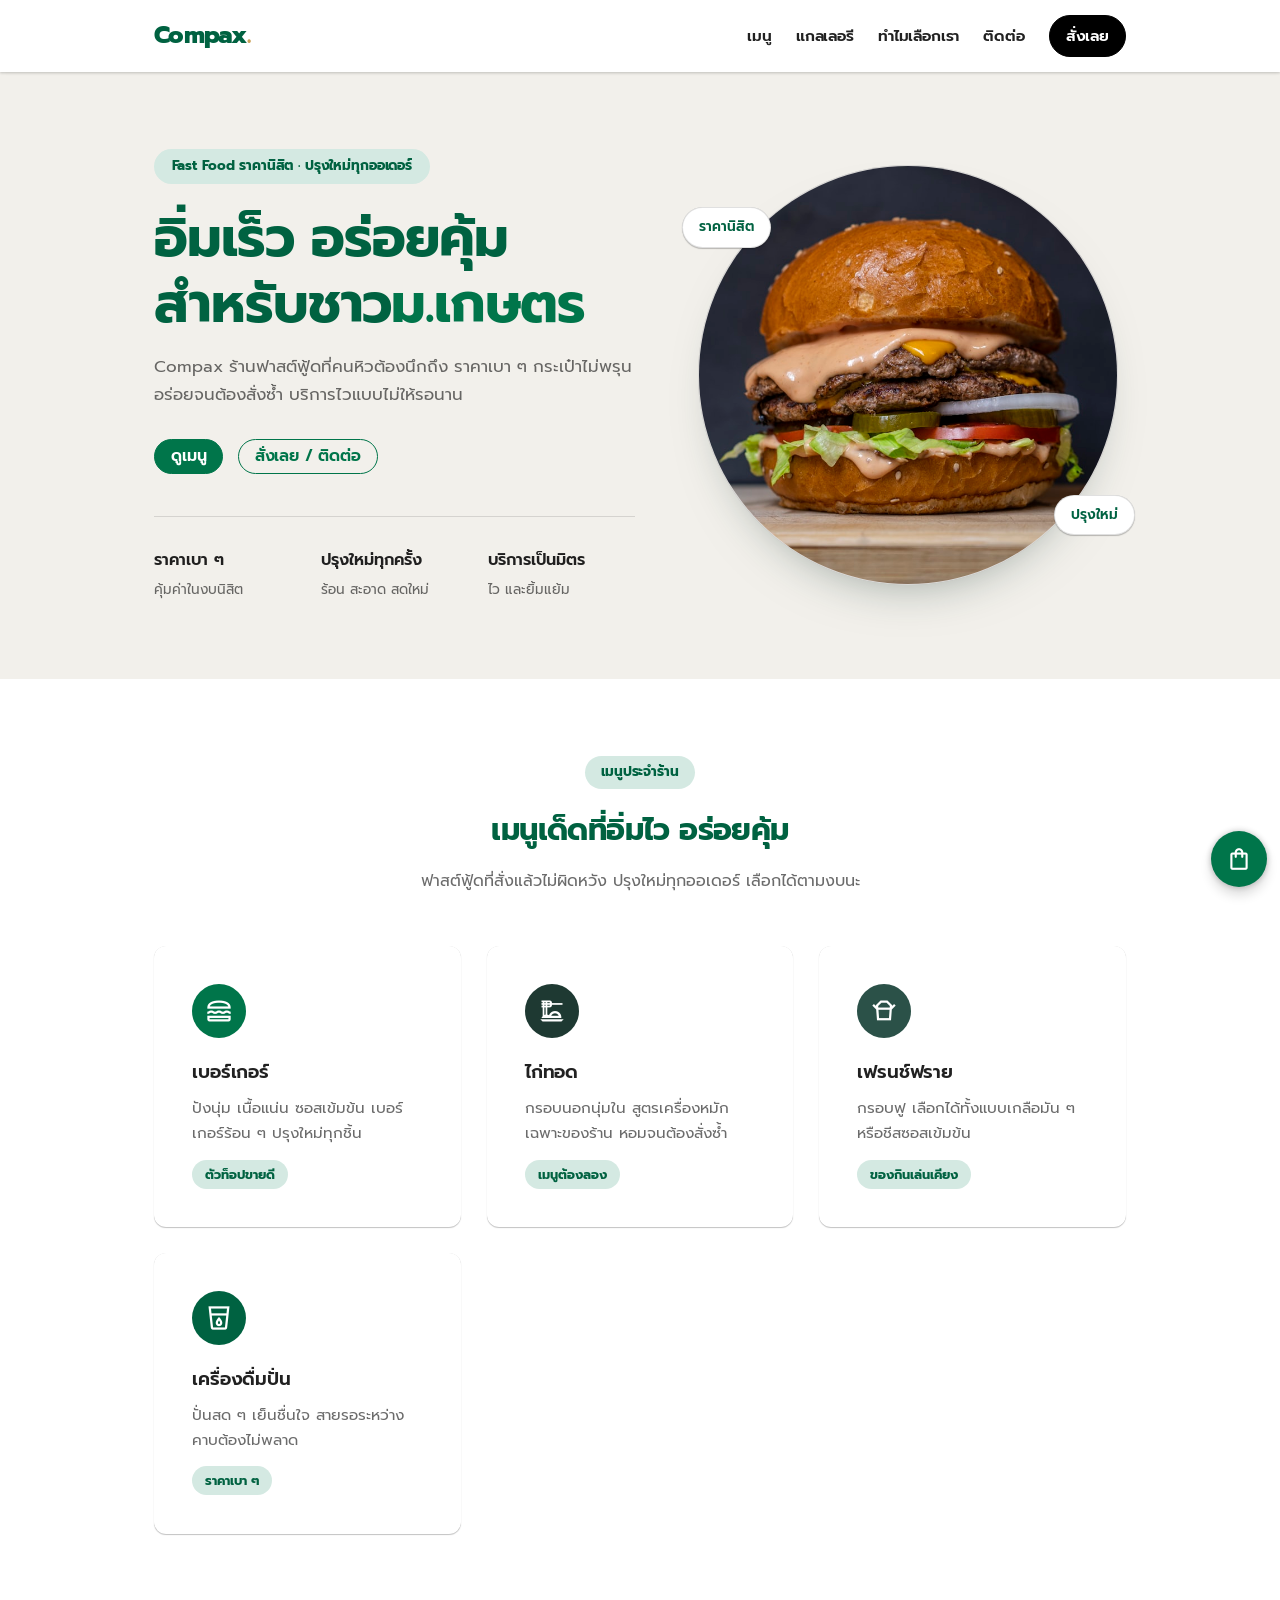
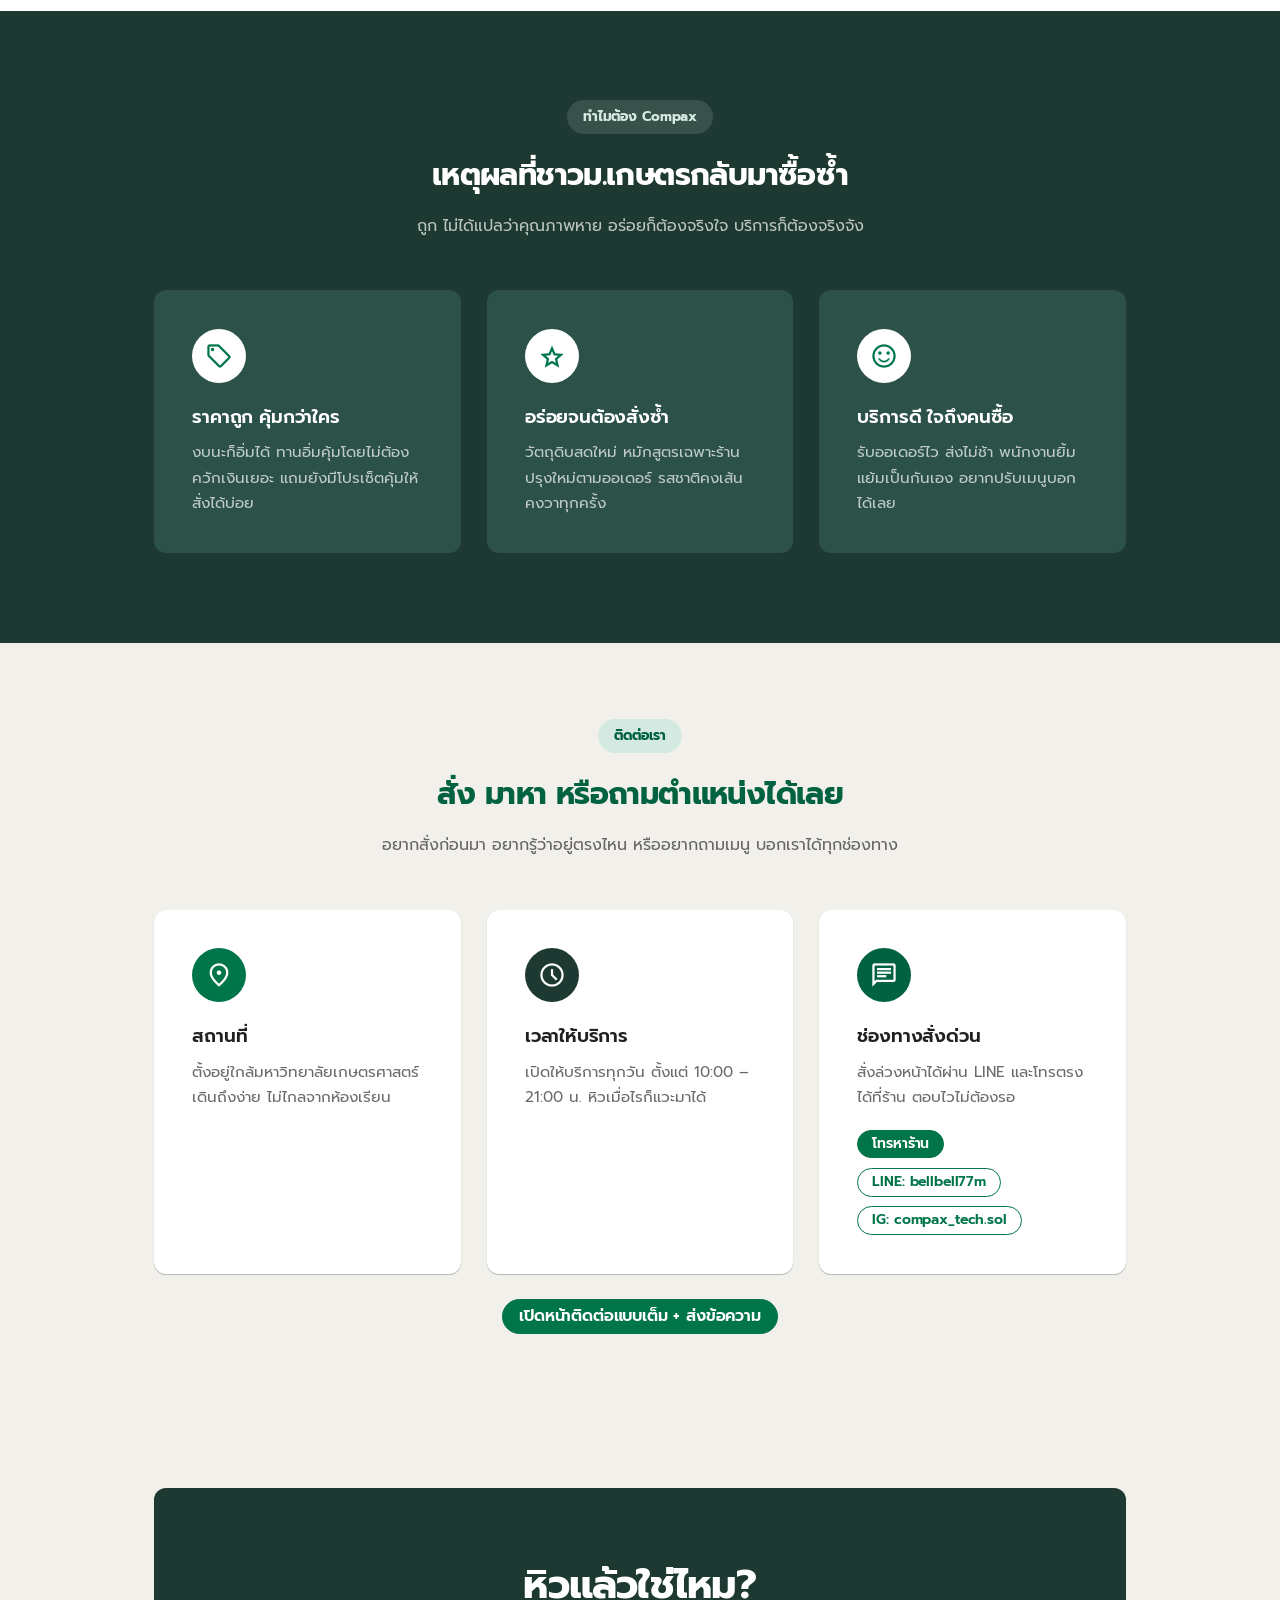
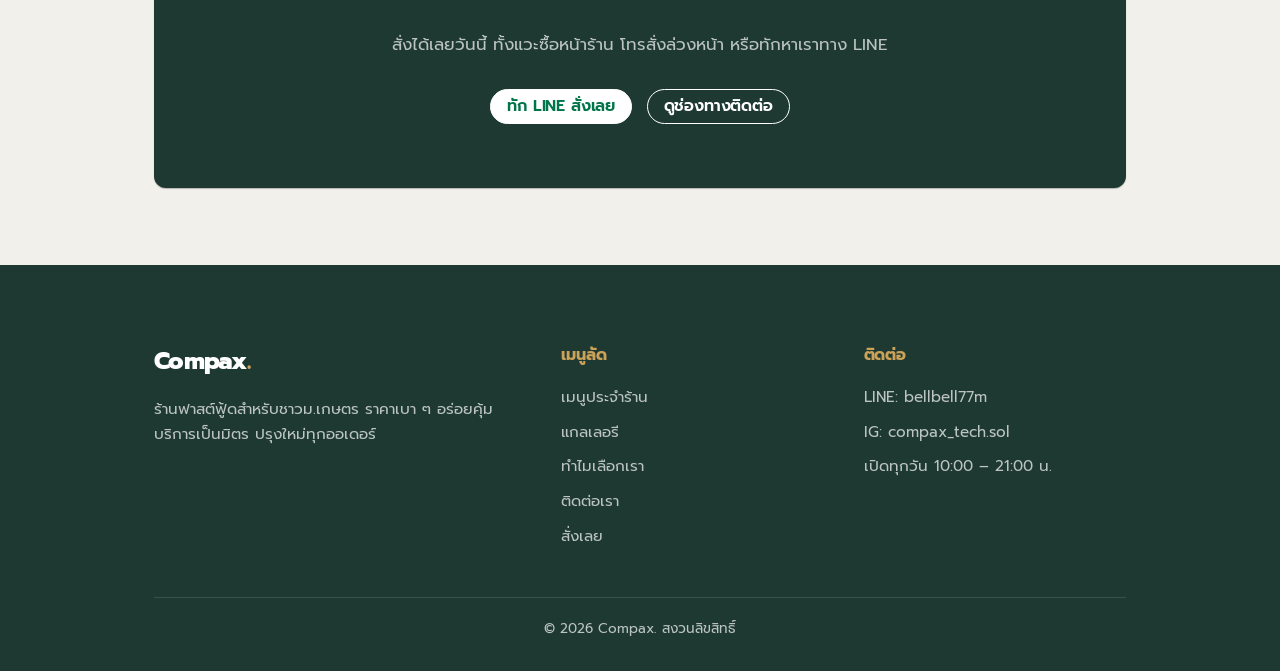
<file: index.html>
<!DOCTYPE html>
<html lang="th">
<head>
  <meta charset="UTF-8" />
  <meta name="viewport" content="width=device-width, initial-scale=1.0" />
  <title>Compax — Fast Food ราคานิสิต สำหรับชาวม.เกษตร</title>
  <meta name="description" content="Compax ร้านอาหารฟาสต์ฟู้ด ราคาถูก อร่อย บริการดี ปรุงใหม่ทุกออเดอร์ สำหรับนิสิตมหาวิทยาลัยเกษตรศาสตร์" />
  <link rel="preconnect" href="https://fonts.googleapis.com" />
  <link rel="preconnect" href="https://fonts.gstatic.com" crossorigin />
  <link href="https://fonts.googleapis.com/css2?family=Prompt:wght@400;500;600;700;800&display=swap" rel="stylesheet" />
  <link href="https://fonts.googleapis.com/css2?family=Material+Symbols+Outlined:opsz,wght,FILL,GRAD@20..48,100..700,0..1,-50..200" rel="stylesheet" />
  <link rel="stylesheet" href="styles.css" />
</head>
<body>

  <header class="site-header">
    <div class="container header-inner">
      <a href="#hero" class="logo">Compax<span>.</span></a>
      <nav class="nav" id="nav" aria-label="เมนูหลัก">
        <a href="#services">เมนู</a>
        <a href="portfolio.html">แกลเลอรี</a>
        <a href="#why">ทำไมเลือกเรา</a>
        <a href="contact.html">ติดต่อ</a>
        <a href="#cta" class="nav-cta">สั่งเลย</a>
      </nav>
      <button class="nav-toggle" id="navToggle" aria-label="เปิดหรือปิดเมนู" aria-expanded="false" aria-controls="nav">
        <span></span><span></span><span></span>
      </button>
    </div>
  </header>

  <main>

    <section class="hero" id="hero">
      <div class="container hero-inner">
        <div>
          <p class="hero-badge">Fast Food ราคานิสิต &middot; ปรุงใหม่ทุกออเดอร์</p>
          <h1>อิ่มเร็ว อร่อยคุ้ม สำหรับชาว<span class="highlight">ม.เกษตร</span></h1>
          <p class="hero-sub">Compax ร้านฟาสต์ฟู้ดที่คนหิวต้องนึกถึง ราคาเบา ๆ กระเป๋าไม่พรุน อร่อยจนต้องสั่งซ้ำ บริการไวแบบไม่ให้รอนาน</p>
          <div class="hero-actions">
            <a href="#services" class="btn btn-primary">ดูเมนู</a>
            <a href="#contact" class="btn btn-ghost">สั่งเลย / ติดต่อ</a>
          </div>
          <ul class="hero-stats">
            <li><strong>ราคาเบา ๆ</strong><span>คุ้มค่าในงบนิสิต</span></li>
            <li><strong>ปรุงใหม่ทุกครั้ง</strong><span>ร้อน สะอาด สดใหม่</span></li>
            <li><strong>บริการเป็นมิตร</strong><span>ไว และยิ้มแย้ม</span></li>
          </ul>
        </div>

        <div class="hero-visual">
          <div class="plate">
            <img src="assets/hero-burger.jpg" alt="เบอร์เกอร์" />
          </div>
          <span class="chip chip-a">ราคานิสิต</span>
          <span class="chip chip-b">ปรุงใหม่</span>
        </div>
      </div>
    </section>

    <section class="section" id="services">
      <div class="container">
        <div class="section-head">
          <span class="eyebrow">เมนูประจำร้าน</span>
          <h2>เมนูเด็ดที่อิ่มไว อร่อยคุ้ม</h2>
          <p>ฟาสต์ฟู้ดที่สั่งแล้วไม่ผิดหวัง ปรุงใหม่ทุกออเดอร์ เลือกได้ตามงบนะ</p>
        </div>
        <div class="grid-cards">
          <article class="card">
            <div class="card-icon icon-green">
              <span class="material-symbols-outlined" aria-hidden="true">lunch_dining</span>
            </div>
            <h3>เบอร์เกอร์</h3>
            <p>ปังนุ่ม เนื้อแน่น ซอสเข้มข้น เบอร์เกอร์ร้อน ๆ ปรุงใหม่ทุกชิ้น</p>
            <span class="card-tag">ตัวท็อปขายดี</span>
          </article>
          <article class="card">
            <div class="card-icon icon-amber">
              <span class="material-symbols-outlined" aria-hidden="true">dinner_dining</span>
            </div>
            <h3>ไก่ทอด</h3>
            <p>กรอบนอกนุ่มใน สูตรเครื่องหมักเฉพาะของร้าน หอมจนต้องสั่งซ้ำ</p>
            <span class="card-tag">เมนูต้องลอง</span>
          </article>
          <article class="card">
            <div class="card-icon icon-red">
              <span class="material-symbols-outlined" aria-hidden="true">takeout_dining</span>
            </div>
            <h3>เฟรนช์ฟราย</h3>
            <p>กรอบฟู เลือกได้ทั้งแบบเกลือมัน ๆ หรือชีสซอสเข้มข้น</p>
            <span class="card-tag">ของกินเล่นเคียง</span>
          </article>
          <article class="card">
            <div class="card-icon icon-blue">
              <span class="material-symbols-outlined" aria-hidden="true">local_drink</span>
            </div>
            <h3>เครื่องดื่มปั่น</h3>
            <p>ปั่นสด ๆ เย็นชื่นใจ สายรอระหว่างคาบต้องไม่พลาด</p>
            <span class="card-tag">ราคาเบา ๆ</span>
          </article>
        </div>
      </div>
    </section>

    <section class="section section-why" id="why">
      <div class="container">
        <div class="section-head">
          <span class="eyebrow eyebrow-inverse">ทำไมต้อง Compax</span>
          <h2>เหตุผลที่ชาวม.เกษตรกลับมาซื้อซ้ำ</h2>
          <p>ถูก ไม่ได้แปลว่าคุณภาพหาย อร่อยก็ต้องจริงใจ บริการก็ต้องจริงจัง</p>
        </div>
        <div class="grid-cards">
          <article class="card card-dark">
            <div class="card-icon icon-green">
              <span class="material-symbols-outlined" aria-hidden="true">sell</span>
            </div>
            <h3>ราคาถูก คุ้มกว่าใคร</h3>
            <p>งบนะก็อิ่มได้ ทานอิ่มคุ้มโดยไม่ต้องควักเงินเยอะ แถมยังมีโปรเซ็ตคุ้มให้สั่งได้บ่อย</p>
          </article>
          <article class="card card-dark">
            <div class="card-icon icon-amber">
              <span class="material-symbols-outlined" aria-hidden="true">star</span>
            </div>
            <h3>อร่อยจนต้องสั่งซ้ำ</h3>
            <p>วัตถุดิบสดใหม่ หมักสูตรเฉพาะร้าน ปรุงใหม่ตามออเดอร์ รสชาติคงเส้นคงวาทุกครั้ง</p>
          </article>
          <article class="card card-dark">
            <div class="card-icon icon-teal">
              <span class="material-symbols-outlined" aria-hidden="true">sentiment_satisfied</span>
            </div>
            <h3>บริการดี ใจถึงคนซื้อ</h3>
            <p>รับออเดอร์ไว ส่งไม่ช้า พนักงานยิ้มแย้มเป็นกันเอง อยากปรับเมนูบอกได้เลย</p>
          </article>
        </div>
      </div>
    </section>

    <section class="section section-cream" id="contact">
      <div class="container">
        <div class="section-head">
          <span class="eyebrow">ติดต่อเรา</span>
          <h2>สั่ง มาหา หรือถามตำแหน่งได้เลย</h2>
          <p>อยากสั่งก่อนมา อยากรู้ว่าอยู่ตรงไหน หรืออยากถามเมนู บอกเราได้ทุกช่องทาง</p>
        </div>
        <div class="grid-cards">
          <article class="card">
            <div class="card-icon icon-green">
              <span class="material-symbols-outlined" aria-hidden="true">location_on</span>
            </div>
            <h3>สถานที่</h3>
            <p>ตั้งอยู่ใกล้มหาวิทยาลัยเกษตรศาสตร์ เดินถึงง่าย ไม่ไกลจากห้องเรียน</p>
          </article>
          <article class="card">
            <div class="card-icon icon-amber">
              <span class="material-symbols-outlined" aria-hidden="true">schedule</span>
            </div>
            <h3>เวลาให้บริการ</h3>
            <p>เปิดให้บริการทุกวัน ตั้งแต่ 10:00 – 21:00 น. หิวเมื่อไรก็แวะมาได้</p>
          </article>
          <article class="card">
            <div class="card-icon icon-blue">
              <span class="material-symbols-outlined" aria-hidden="true">chat</span>
            </div>
            <h3>ช่องทางสั่งด่วน</h3>
            <p>สั่งล่วงหน้าได้ผ่าน LINE และโทรตรงได้ที่ร้าน ตอบไวไม่ต้องรอ</p>
            <div class="contact-links">
              <a href="tel:0000000000" class="btn btn-small btn-primary">โทรหาร้าน</a>
              <a href="https://line.me/ti/p/bellbell77m" class="btn btn-small btn-ghost">LINE: bellbell77m</a>
              <a href="https://instagram.com/compax_tech.sol" class="btn btn-small btn-ghost">IG: compax_tech.sol</a>
            </div>
          </article>
        </div>
        <div class="map-actions">
          <a href="contact.html" class="btn btn-primary">เปิดหน้าติดต่อแบบเต็ม + ส่งข้อความ</a>
        </div>
      </div>
    </section>

    <section class="section section-cream" id="cta">
      <div class="container">
        <div class="cta-banner">
          <h2>หิวแล้วใช่ไหม?</h2>
          <p>สั่งได้เลยวันนี้ ทั้งแวะซื้อหน้าร้าน โทรสั่งล่วงหน้า หรือทักหาเราทาง LINE</p>
          <div class="cta-actions">
            <a href="https://line.me/ti/p/bellbell77m" class="btn btn-accent">ทัก LINE สั่งเลย</a>
            <a href="contact.html" class="btn btn-light">ดูช่องทางติดต่อ</a>
          </div>
        </div>
      </div>
    </section>

  </main>

  <footer class="site-footer">
    <div class="container">
      <div class="footer-grid">
        <div class="footer-brand">
          <a href="#hero" class="logo logo-footer">Compax<span>.</span></a>
          <p>ร้านฟาสต์ฟู้ดสำหรับชาวม.เกษตร ราคาเบา ๆ อร่อยคุ้ม บริการเป็นมิตร ปรุงใหม่ทุกออเดอร์</p>
        </div>
        <div class="footer-col">
          <h4>เมนูลัด</h4>
          <ul>
            <li><a href="#services">เมนูประจำร้าน</a></li>
            <li><a href="portfolio.html">แกลเลอรี</a></li>
            <li><a href="#why">ทำไมเลือกเรา</a></li>
            <li><a href="contact.html">ติดต่อเรา</a></li>
            <li><a href="#cta">สั่งเลย</a></li>
          </ul>
        </div>
        <div class="footer-col">
          <h4>ติดต่อ</h4>
          <ul>
            <li>LINE: bellbell77m</li>
            <li>IG: compax_tech.sol</li>
            <li>เปิดทุกวัน 10:00 – 21:00 น.</li>
          </ul>
        </div>
      </div>
      <div class="footer-bottom">
        <p>&copy; 2026 Compax. สงวนลิขสิทธิ์</p>
      </div>
    </div>
  </footer>

  <a class="frap" href="https://line.me/ti/p/bellbell77m" aria-label="สั่งผ่าน LINE">
    <span class="material-symbols-outlined" aria-hidden="true">shopping_bag</span>
  </a>

  <script src="main.js"></script>
</body>
</html>
</file>
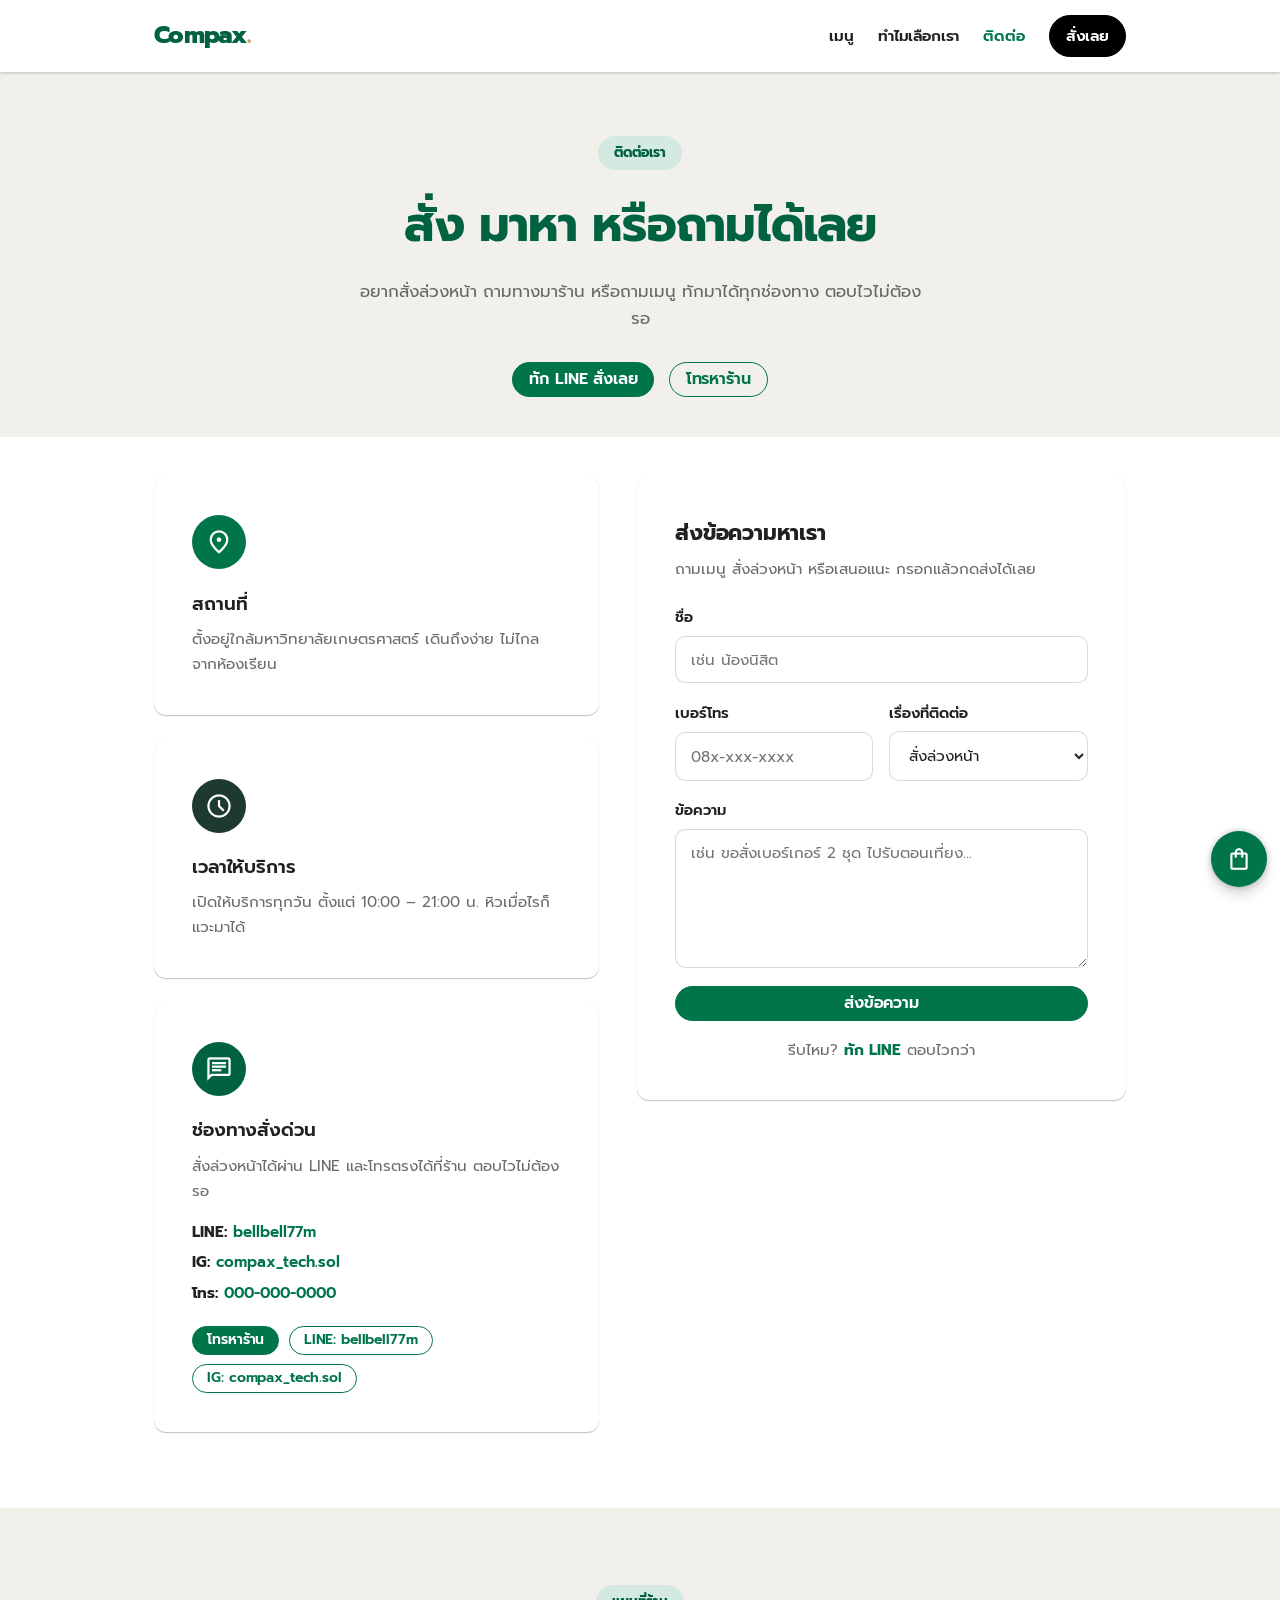
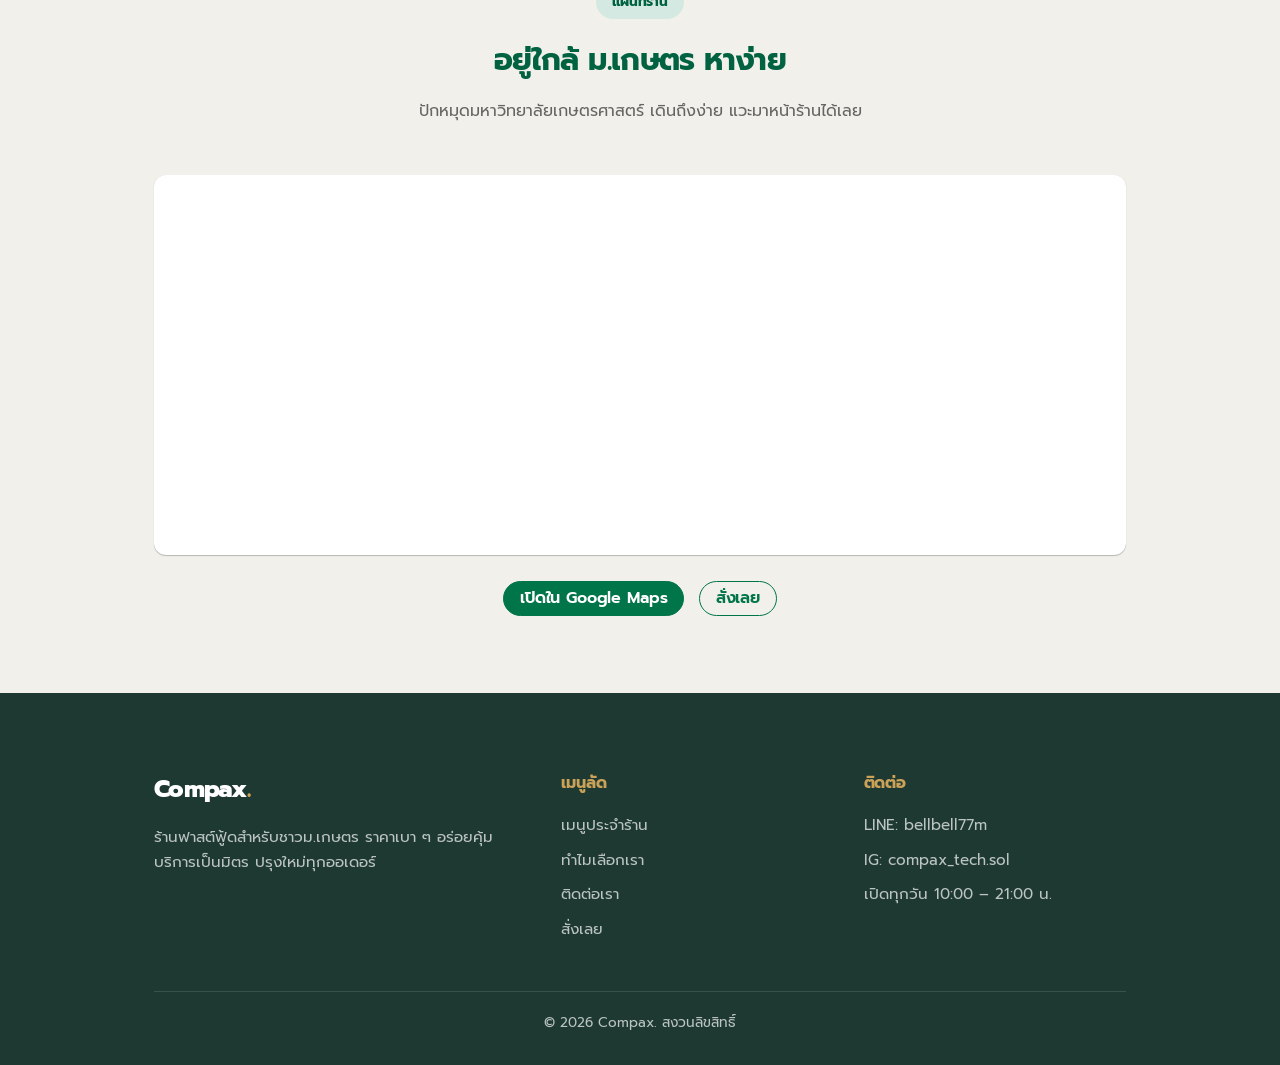
<file: contact.html>
<!DOCTYPE html>
<html lang="th">
<head>
  <meta charset="UTF-8" />
  <meta name="viewport" content="width=device-width, initial-scale=1.0" />
  <title>ติดต่อเรา — Compax Fast Food ม.เกษตร</title>
  <meta name="description" content="ติดต่อ Compax ร้านฟาสต์ฟู้ดราคานิสิต ใกล้ม.เกษตร เปิดทุกวัน 10:00-21:00 สั่งผ่าน LINE โทร หรือทัก IG" />
  <link rel="preconnect" href="https://fonts.googleapis.com" />
  <link rel="preconnect" href="https://fonts.gstatic.com" crossorigin />
  <link href="https://fonts.googleapis.com/css2?family=Prompt:wght@400;500;600;700;800&display=swap" rel="stylesheet" />
  <link href="https://fonts.googleapis.com/css2?family=Material+Symbols+Outlined:opsz,wght,FILL,GRAD@20..48,100..700,0..1,-50..200" rel="stylesheet" />
  <link rel="stylesheet" href="styles.css" />
</head>
<body>

  <header class="site-header">
    <div class="container header-inner">
      <a href="index.html#hero" class="logo">Compax<span>.</span></a>
      <nav class="nav" id="nav" aria-label="เมนูหลัก">
        <a href="index.html#services">เมนู</a>
        <a href="index.html#why">ทำไมเลือกเรา</a>
        <a href="contact.html" class="active" aria-current="page">ติดต่อ</a>
        <a href="index.html#cta" class="nav-cta">สั่งเลย</a>
      </nav>
      <button class="nav-toggle" id="navToggle" aria-label="เปิดหรือปิดเมนู" aria-expanded="false" aria-controls="nav">
        <span></span><span></span><span></span>
      </button>
    </div>
  </header>

  <main>
    <section class="page-hero">
      <div class="container">
        <span class="eyebrow">ติดต่อเรา</span>
        <h1>สั่ง มาหา หรือถามได้เลย</h1>
        <p>อยากสั่งล่วงหน้า ถามทางมาร้าน หรือถามเมนู ทักมาได้ทุกช่องทาง ตอบไวไม่ต้องรอ</p>
        <div class="page-hero-actions">
          <a href="https://line.me/ti/p/bellbell77m" class="btn btn-primary">ทัก LINE สั่งเลย</a>
          <a href="tel:0000000000" class="btn btn-ghost">โทรหาร้าน</a>
        </div>
      </div>
    </section>

    <section class="section section-contact">
      <div class="container contact-grid">
        <div class="contact-info">
          <article class="card">
            <div class="card-icon icon-green">
              <span class="material-symbols-outlined" aria-hidden="true">location_on</span>
            </div>
            <h3>สถานที่</h3>
            <p>ตั้งอยู่ใกล้มหาวิทยาลัยเกษตรศาสตร์ เดินถึงง่าย ไม่ไกลจากห้องเรียน</p>
          </article>
          <article class="card">
            <div class="card-icon icon-amber">
              <span class="material-symbols-outlined" aria-hidden="true">schedule</span>
            </div>
            <h3>เวลาให้บริการ</h3>
            <p>เปิดให้บริการทุกวัน ตั้งแต่ 10:00 – 21:00 น. หิวเมื่อไรก็แวะมาได้</p>
          </article>
          <article class="card">
            <div class="card-icon icon-blue">
              <span class="material-symbols-outlined" aria-hidden="true">chat</span>
            </div>
            <h3>ช่องทางสั่งด่วน</h3>
            <p>สั่งล่วงหน้าได้ผ่าน LINE และโทรตรงได้ที่ร้าน ตอบไวไม่ต้องรอ</p>
            <ul class="contact-list">
              <li><strong>LINE:</strong> <a href="https://line.me/ti/p/bellbell77m">bellbell77m</a></li>
              <li><strong>IG:</strong> <a href="https://instagram.com/compax_tech.sol">compax_tech.sol</a></li>
              <li><strong>โทร:</strong> <a href="tel:0000000000">000-000-0000</a></li>
            </ul>
            <div class="contact-links">
              <a href="tel:0000000000" class="btn btn-small btn-primary">โทรหาร้าน</a>
              <a href="https://line.me/ti/p/bellbell77m" class="btn btn-small btn-ghost">LINE: bellbell77m</a>
              <a href="https://instagram.com/compax_tech.sol" class="btn btn-small btn-ghost">IG: compax_tech.sol</a>
            </div>
          </article>
        </div>

        <div>
          <form class="card contact-form" id="contactForm" novalidate>
            <h2>ส่งข้อความหาเรา</h2>
            <p class="form-sub">ถามเมนู สั่งล่วงหน้า หรือเสนอแนะ กรอกแล้วกดส่งได้เลย</p>

            <div class="form-group">
              <label for="contactName">ชื่อ</label>
              <input type="text" id="contactName" name="name" placeholder="เช่น น้องนิสิต" autocomplete="name" required />
            </div>

            <div class="form-row">
              <div class="form-group">
                <label for="contactPhone">เบอร์โทร</label>
                <input type="tel" id="contactPhone" name="phone" placeholder="08x-xxx-xxxx" autocomplete="tel" required />
              </div>
              <div class="form-group">
                <label for="contactTopic">เรื่องที่ติดต่อ</label>
                <select id="contactTopic" name="topic">
                  <option value="order">สั่งล่วงหน้า</option>
                  <option value="location">ถามทางมาร้าน</option>
                  <option value="menu">ถามเมนู / ราคา</option>
                  <option value="other">อื่น ๆ</option>
                </select>
              </div>
            </div>

            <div class="form-group">
              <label for="contactMessage">ข้อความ</label>
              <textarea id="contactMessage" name="message" rows="5" placeholder="เช่น ขอสั่งเบอร์เกอร์ 2 ชุด ไปรับตอนเที่ยง..." required></textarea>
            </div>

            <p class="form-error" id="formError" role="alert" hidden></p>
            <p class="form-success" id="formSuccess" role="status" hidden></p>

            <button type="submit" class="btn btn-primary btn-full">ส่งข้อความ</button>
            <p class="form-note">รีบไหม? <a href="https://line.me/ti/p/bellbell77m">ทัก LINE</a> ตอบไวกว่า</p>
          </form>
        </div>
      </div>
    </section>

    <section class="section section-cream">
      <div class="container">
        <div class="section-head">
          <span class="eyebrow">แผนที่ร้าน</span>
          <h2>อยู่ใกล้ ม.เกษตร หาง่าย</h2>
          <p>ปักหมุดมหาวิทยาลัยเกษตรศาสตร์ เดินถึงง่าย แวะมาหน้าร้านได้เลย</p>
        </div>
        <div class="map-wrap">
          <iframe
            title="แผนที่ร้าน Compax ใกล้มหาวิทยาลัยเกษตรศาสตร์"
            src="https://www.google.com/maps?q=Kasetsart+University+Bangkok&output=embed"
            loading="lazy"
            referrerpolicy="no-referrer-when-downgrade"
            allowfullscreen></iframe>
        </div>
        <div class="map-actions">
          <a class="btn btn-primary" href="https://www.google.com/maps/search/?api=1&query=Kasetsart+University+Bangkok" target="_blank" rel="noopener">เปิดใน Google Maps</a>
          <a class="btn btn-ghost" href="index.html#cta">สั่งเลย</a>
        </div>
      </div>
    </section>
  </main>

  <footer class="site-footer">
    <div class="container">
      <div class="footer-grid">
        <div class="footer-brand">
          <a href="index.html#hero" class="logo logo-footer">Compax<span>.</span></a>
          <p>ร้านฟาสต์ฟู้ดสำหรับชาวม.เกษตร ราคาเบา ๆ อร่อยคุ้ม บริการเป็นมิตร ปรุงใหม่ทุกออเดอร์</p>
        </div>
        <div class="footer-col">
          <h4>เมนูลัด</h4>
          <ul>
            <li><a href="index.html#services">เมนูประจำร้าน</a></li>
            <li><a href="index.html#why">ทำไมเลือกเรา</a></li>
            <li><a href="contact.html">ติดต่อเรา</a></li>
            <li><a href="index.html#cta">สั่งเลย</a></li>
          </ul>
        </div>
        <div class="footer-col">
          <h4>ติดต่อ</h4>
          <ul>
            <li>LINE: bellbell77m</li>
            <li>IG: compax_tech.sol</li>
            <li>เปิดทุกวัน 10:00 – 21:00 น.</li>
          </ul>
        </div>
      </div>
      <div class="footer-bottom">
        <p>&copy; 2026 Compax. สงวนลิขสิทธิ์</p>
      </div>
    </div>
  </footer>

  <a class="frap" href="https://line.me/ti/p/bellbell77m" aria-label="สั่งผ่าน LINE">
    <span class="material-symbols-outlined" aria-hidden="true">shopping_bag</span>
  </a>

  <script src="main.js"></script>
</body>
</html>
</file>
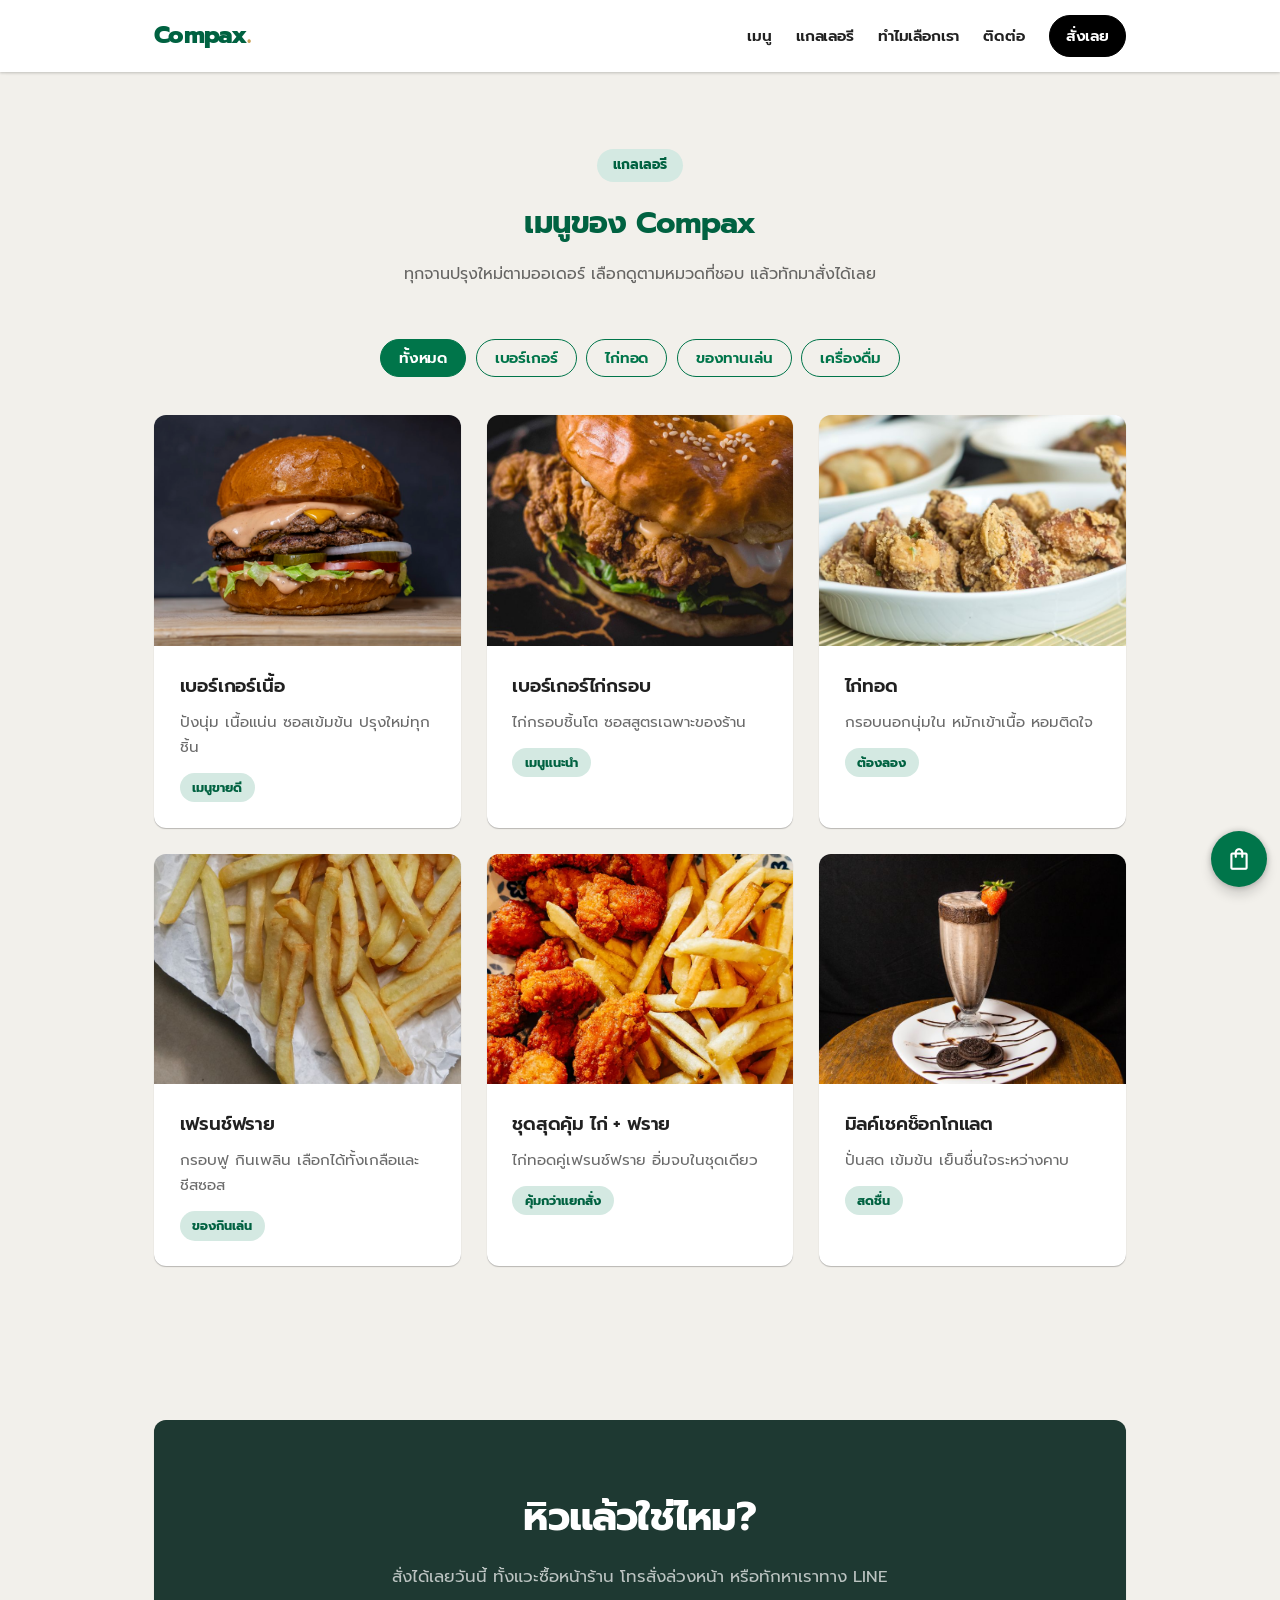
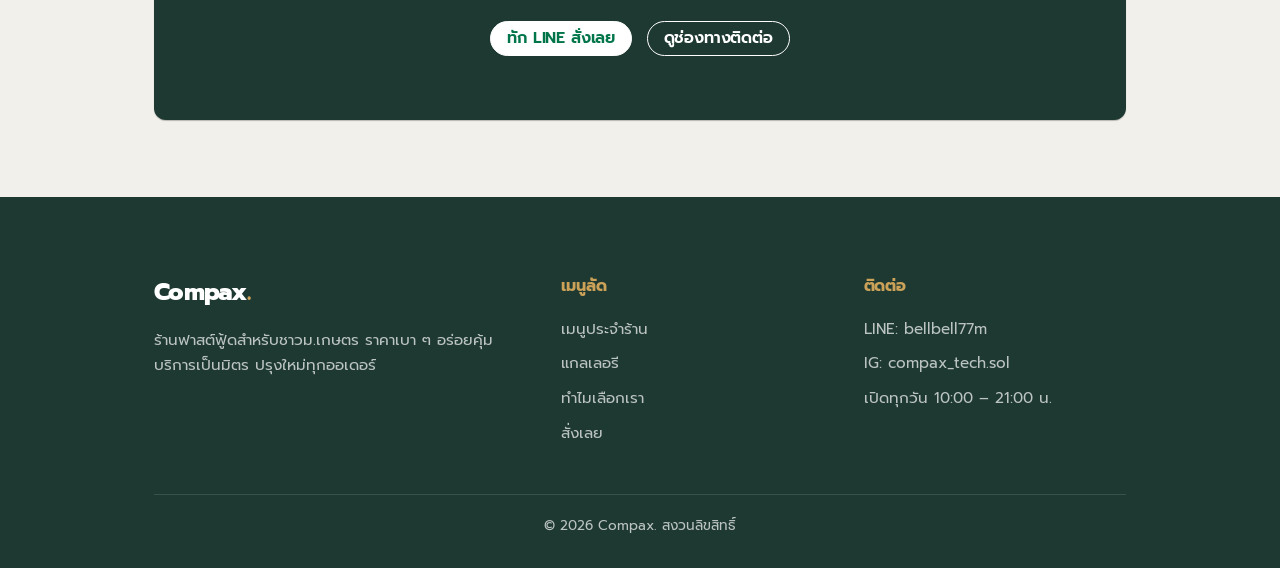
<file: portfolio.html>
<!DOCTYPE html>
<html lang="th">
<head>
  <meta charset="UTF-8" />
  <meta name="viewport" content="width=device-width, initial-scale=1.0" />
  <title>แกลเลอรีเมนู — Compax</title>
  <meta name="description" content="แกลเลอรีเมนูอาหารของ Compax — เบอร์เกอร์ ไก่ทอด เฟรนช์ฟราย และเครื่องดื่มปั่น ราคานิสิต สำหรับชาวม.เกษตร" />
  <link rel="preconnect" href="https://fonts.googleapis.com" />
  <link rel="preconnect" href="https://fonts.gstatic.com" crossorigin />
  <link href="https://fonts.googleapis.com/css2?family=Prompt:wght@400;500;600;700;800&display=swap" rel="stylesheet" />
  <link href="https://fonts.googleapis.com/css2?family=Material+Symbols+Outlined:opsz,wght,FILL,GRAD@20..48,100..700,0..1,-50..200" rel="stylesheet" />
  <link rel="stylesheet" href="styles.css" />
</head>
<body>

  <header class="site-header">
    <div class="container header-inner">
      <a href="index.html" class="logo">Compax<span>.</span></a>
      <nav class="nav" id="nav" aria-label="เมนูหลัก">
        <a href="index.html#services">เมนู</a>
        <a href="portfolio.html">แกลเลอรี</a>
        <a href="index.html#why">ทำไมเลือกเรา</a>
        <a href="index.html#contact">ติดต่อ</a>
        <a href="index.html#cta" class="nav-cta">สั่งเลย</a>
      </nav>
      <button class="nav-toggle" id="navToggle" aria-label="เปิดหรือปิดเมนู" aria-expanded="false" aria-controls="nav">
        <span></span><span></span><span></span>
      </button>
    </div>
  </header>

  <main>

    <section class="section section-cream" id="gallery">
      <div class="container">
        <div class="section-head">
          <span class="eyebrow">แกลเลอรี</span>
          <h1>เมนูของ Compax</h1>
          <p>ทุกจานปรุงใหม่ตามออเดอร์ เลือกดูตามหมวดที่ชอบ แล้วทักมาสั่งได้เลย</p>
        </div>

        <div class="filter-bar" role="group" aria-label="กรองตามหมวดเมนู">
          <button class="filter-btn active" data-filter="all" type="button">ทั้งหมด</button>
          <button class="filter-btn" data-filter="burger" type="button">เบอร์เกอร์</button>
          <button class="filter-btn" data-filter="chicken" type="button">ไก่ทอด</button>
          <button class="filter-btn" data-filter="sides" type="button">ของทานเล่น</button>
          <button class="filter-btn" data-filter="drink" type="button">เครื่องดื่ม</button>
        </div>

        <div class="grid-cards">
          <article class="card pf-card" data-cat="burger">
            <img src="assets/hero-burger.jpg" alt="เบอร์เกอร์เนื้อ" loading="lazy" />
            <div class="pf-body">
              <h3>เบอร์เกอร์เนื้อ</h3>
              <p>ปังนุ่ม เนื้อแน่น ซอสเข้มข้น ปรุงใหม่ทุกชิ้น</p>
              <span class="card-tag">เมนูขายดี</span>
            </div>
          </article>
          <article class="card pf-card" data-cat="burger">
            <img src="assets/pf-chicken-burger.jpg" alt="เบอร์เกอร์ไก่กรอบ" loading="lazy" />
            <div class="pf-body">
              <h3>เบอร์เกอร์ไก่กรอบ</h3>
              <p>ไก่กรอบชิ้นโต ซอสสูตรเฉพาะของร้าน</p>
              <span class="card-tag">เมนูแนะนำ</span>
            </div>
          </article>
          <article class="card pf-card" data-cat="chicken">
            <img src="assets/pf-fried-chicken.jpg" alt="ไก่ทอด" loading="lazy" />
            <div class="pf-body">
              <h3>ไก่ทอด</h3>
              <p>กรอบนอกนุ่มใน หมักเข้าเนื้อ หอมติดใจ</p>
              <span class="card-tag">ต้องลอง</span>
            </div>
          </article>
          <article class="card pf-card" data-cat="sides">
            <img src="assets/pf-fries.jpg" alt="เฟรนช์ฟราย" loading="lazy" />
            <div class="pf-body">
              <h3>เฟรนช์ฟราย</h3>
              <p>กรอบฟู กินเพลิน เลือกได้ทั้งเกลือและชีสซอส</p>
              <span class="card-tag">ของกินเล่น</span>
            </div>
          </article>
          <article class="card pf-card" data-cat="chicken">
            <img src="assets/pf-combo.jpg" alt="ชุดไก่ทอดและเฟรนช์ฟราย" loading="lazy" />
            <div class="pf-body">
              <h3>ชุดสุดคุ้ม ไก่ + ฟราย</h3>
              <p>ไก่ทอดคู่เฟรนช์ฟราย อิ่มจบในชุดเดียว</p>
              <span class="card-tag">คุ้มกว่าแยกสั่ง</span>
            </div>
          </article>
          <article class="card pf-card" data-cat="drink">
            <img src="assets/pf-milkshake.jpg" alt="มิลค์เชคช็อกโกแลต" loading="lazy" />
            <div class="pf-body">
              <h3>มิลค์เชคช็อกโกแลต</h3>
              <p>ปั่นสด เข้มข้น เย็นชื่นใจระหว่างคาบ</p>
              <span class="card-tag">สดชื่น</span>
            </div>
          </article>
        </div>
      </div>
    </section>

    <section class="section section-cream" id="cta">
      <div class="container">
        <div class="cta-banner">
          <h2>หิวแล้วใช่ไหม?</h2>
          <p>สั่งได้เลยวันนี้ ทั้งแวะซื้อหน้าร้าน โทรสั่งล่วงหน้า หรือทักหาเราทาง LINE</p>
          <div class="cta-actions">
            <a href="https://line.me/ti/p/bellbell77m" class="btn btn-accent">ทัก LINE สั่งเลย</a>
            <a href="index.html#contact" class="btn btn-light">ดูช่องทางติดต่อ</a>
          </div>
        </div>
      </div>
    </section>

  </main>

  <footer class="site-footer">
    <div class="container">
      <div class="footer-grid">
        <div class="footer-brand">
          <a href="index.html" class="logo logo-footer">Compax<span>.</span></a>
          <p>ร้านฟาสต์ฟู้ดสำหรับชาวม.เกษตร ราคาเบา ๆ อร่อยคุ้ม บริการเป็นมิตร ปรุงใหม่ทุกออเดอร์</p>
        </div>
        <div class="footer-col">
          <h4>เมนูลัด</h4>
          <ul>
            <li><a href="index.html#services">เมนูประจำร้าน</a></li>
            <li><a href="portfolio.html">แกลเลอรี</a></li>
            <li><a href="index.html#why">ทำไมเลือกเรา</a></li>
            <li><a href="index.html#cta">สั่งเลย</a></li>
          </ul>
        </div>
        <div class="footer-col">
          <h4>ติดต่อ</h4>
          <ul>
            <li>LINE: bellbell77m</li>
            <li>IG: compax_tech.sol</li>
            <li>เปิดทุกวัน 10:00 – 21:00 น.</li>
          </ul>
        </div>
      </div>
      <div class="footer-bottom">
        <p>&copy; 2026 Compax. สงวนลิขสิทธิ์</p>
      </div>
    </div>
  </footer>

  <a class="frap" href="https://line.me/ti/p/bellbell77m" aria-label="สั่งผ่าน LINE">
    <span class="material-symbols-outlined" aria-hidden="true">shopping_bag</span>
  </a>

  <script src="main.js"></script>
</body>
</html>
</file>
<file: styles.css>
:root {
  --starbucks: #006241;
  --accent: #00754a;
  --house: #1e3932;
  --uplift: #2b5148;
  --green-light: #d4e9e2;
  --cream: #f2f0eb;
  --ceramic: #edebe9;
  --cool: #f9f9f9;
  --gold: #cba258;
  --ink: rgba(0, 0, 0, 0.87);
  --ink-soft: rgba(0, 0, 0, 0.58);
  --white-soft: rgba(255, 255, 255, 0.7);
  --card-shadow: 0 0 0.5px rgba(0, 0, 0, 0.14), 0 1px 1px rgba(0, 0, 0, 0.24);
  --nav-shadow: 0 1px 3px rgba(0, 0, 0, 0.1), 0 2px 2px rgba(0, 0, 0, 0.06), 0 0 2px rgba(0, 0, 0, 0.07);
  --frap-shadow: 0 0 6px rgba(0, 0, 0, 0.24), 0 8px 12px rgba(0, 0, 0, 0.14);
  --space-2: 0.8rem;
  --space-3: 1.6rem;
  --space-4: 2.4rem;
  --space-5: 3.2rem;
  --space-7: 4.8rem;
}

* {
  margin: 0;
  padding: 0;
  box-sizing: border-box;
}

html {
  scroll-behavior: smooth;
}

body {
  font-family: "Prompt", "Sukhumvit Set", "Leelawadee UI", "Noto Sans Thai", system-ui, sans-serif;
  color: var(--ink);
  background: var(--cream);
  line-height: 1.65;
  letter-spacing: 0;
  -webkit-font-smoothing: antialiased;
}

img,
svg {
  display: block;
  max-width: 100%;
}

a {
  text-decoration: none;
  color: inherit;
}

ul {
  list-style: none;
}

section {
  scroll-margin-top: 88px;
}

a:focus-visible,
button:focus-visible {
  outline: 3px solid rgba(0, 117, 74, 0.45);
  outline-offset: 2px;
}

.container {
  width: 100%;
  max-width: 1100px;
  margin: 0 auto;
  padding: 0 var(--space-3);
}

@media (min-width: 768px) {
  .container {
    padding: 0 var(--space-4);
  }
}

@media (min-width: 1024px) {
  .container {
    padding: 0 4rem;
  }
}

/* ===== Buttons ===== */

.btn {
  display: inline-flex;
  align-items: center;
  justify-content: center;
  gap: 0.5rem;
  padding: 7px 16px;
  border-radius: 50px;
  font-family: inherit;
  font-weight: 600;
  font-size: 16px;
  letter-spacing: -0.01em;
  line-height: 1.2;
  cursor: pointer;
  transition: all 0.2s ease;
}

.btn:hover {
  filter: brightness(0.94);
}

.btn:active {
  transform: scale(0.95);
}

.btn-primary {
  background: var(--accent);
  color: #ffffff;
  border: 1px solid var(--accent);
}

.btn-ghost {
  background: transparent;
  color: var(--accent);
  border: 1px solid var(--accent);
}

.btn-accent {
  background: #ffffff;
  color: var(--accent);
  border: 1px solid #ffffff;
}

.btn-light {
  background: transparent;
  color: #ffffff;
  border: 1px solid #ffffff;
}

.btn-small {
  padding: 5px 14px;
  font-size: 14px;
}

/* ===== Header ===== */

.site-header {
  position: sticky;
  top: 0;
  z-index: 50;
  background: #ffffff;
  box-shadow: var(--nav-shadow);
}

.header-inner {
  display: flex;
  align-items: center;
  justify-content: space-between;
  height: 72px;
  position: relative;
}

.logo {
  font-size: 1.5rem;
  font-weight: 800;
  letter-spacing: -0.03em;
  color: var(--starbucks);
}

.logo span {
  color: var(--gold);
}

.nav {
  display: flex;
  align-items: center;
  gap: 1.5rem;
}

.nav a {
  font-weight: 600;
  color: var(--ink);
  font-size: 0.95rem;
  letter-spacing: -0.01em;
  transition: color 0.2s ease;
}

.nav a:hover {
  color: var(--accent);
}

.nav .nav-cta {
  background: #000000;
  color: #ffffff;
  border: 1px solid #000000;
  padding: 7px 16px;
  border-radius: 50px;
}

.nav .nav-cta:hover {
  filter: brightness(0.9);
  color: #ffffff;
}

.nav-toggle {
  display: none;
  background: none;
  border: 0;
  cursor: pointer;
  width: 42px;
  height: 42px;
  flex-direction: column;
  align-items: center;
  justify-content: center;
  gap: 5px;
  padding: 0;
}

.nav-toggle span {
  display: block;
  width: 22px;
  height: 2.2px;
  background: var(--ink);
  border-radius: 2px;
  transition: transform 0.25s ease, opacity 0.25s ease;
}

.nav-toggle.active span:nth-child(1) {
  transform: translateY(7.2px) rotate(45deg);
}

.nav-toggle.active span:nth-child(2) {
  opacity: 0;
}

.nav-toggle.active span:nth-child(3) {
  transform: translateY(-7.2px) rotate(-45deg);
}

/* ===== Hero ===== */

.hero {
  background: var(--cream);
}

.hero-inner {
  display: grid;
  grid-template-columns: 1.05fr 0.95fr;
  gap: 3.5rem;
  align-items: center;
  padding-top: var(--space-7);
  padding-bottom: var(--space-7);
}

.hero-badge {
  display: inline-block;
  font-weight: 700;
  color: var(--starbucks);
  background: var(--green-light);
  padding: 0.4rem 1.1rem;
  border-radius: 50px;
  font-size: 0.85rem;
  letter-spacing: -0.01em;
  margin-bottom: 1.4rem;
}

.hero h1 {
  font-size: clamp(2.1rem, 5vw, 3.4rem);
  font-weight: 700;
  line-height: 1.2;
  letter-spacing: -0.02em;
  color: var(--starbucks);
  margin-bottom: 1rem;
}

.hero h1 .highlight {
  color: var(--accent);
}

.hero-sub {
  color: var(--ink-soft);
  font-size: 1.05rem;
  max-width: 34rem;
  margin-bottom: 1.9rem;
}

.hero-actions {
  display: flex;
  flex-wrap: wrap;
  gap: 0.9rem;
}

.hero-stats {
  display: grid;
  grid-template-columns: repeat(3, 1fr);
  gap: 1.25rem;
  max-width: 540px;
  margin-top: 2.6rem;
  padding-top: 1.9rem;
  border-top: 1px solid rgba(0, 0, 0, 0.12);
}

.hero-stats strong {
  display: block;
  font-size: 1rem;
  font-weight: 600;
  margin-bottom: 0.15rem;
}

.hero-stats span {
  color: var(--ink-soft);
  font-size: 0.85rem;
}

.hero-visual {
  display: flex;
  align-items: center;
  justify-content: center;
  position: relative;
}

.plate {
  width: min(420px, 100%);
  aspect-ratio: 1;
  border-radius: 50%;
  background: var(--ceramic);
  border: 1px solid rgba(0, 0, 0, 0.08);
  display: flex;
  align-items: center;
  justify-content: center;
  box-shadow: 0 0 0.5px rgba(0, 0, 0, 0.14), 0 24px 50px -30px rgba(30, 57, 50, 0.5);
  position: relative;
}

.plate img {
  width: 100%;
  height: 100%;
  object-fit: cover;
  border-radius: 50%;
}

.chip {
  position: absolute;
  background: #ffffff;
  border: 1px solid rgba(0, 0, 0, 0.12);
  padding: 0.5rem 1rem;
  border-radius: 50px;
  font-weight: 600;
  font-size: 0.85rem;
  color: var(--starbucks);
  box-shadow: var(--card-shadow);
}

.chip-a {
  top: 10%;
  left: -2%;
}

.chip-b {
  bottom: 12%;
  right: -2%;
}

/* ===== Sections ===== */

.section {
  background: #ffffff;
  padding: var(--space-7) 0;
}

.section-cream {
  background: var(--cream);
}

.section-why {
  background: var(--house);
  color: #ffffff;
  padding: 5.6rem 0;
}

.section-head {
  max-width: 680px;
  margin: 0 auto 3.2rem;
  text-align: center;
}

.eyebrow {
  display: inline-block;
  font-weight: 700;
  color: var(--starbucks);
  background: var(--green-light);
  padding: 0.35rem 1rem;
  border-radius: 50px;
  font-size: 0.85rem;
  letter-spacing: -0.01em;
  margin-bottom: 1rem;
}

.eyebrow-inverse {
  color: var(--green-light);
  background: rgba(255, 255, 255, 0.12);
}

.section-head h1,
.section-head h2 {
  font-size: clamp(1.5rem, 3vw, 1.9rem);
  font-weight: 700;
  letter-spacing: -0.02em;
  color: var(--starbucks);
}

.section-head p {
  color: var(--ink-soft);
  margin-top: 0.8rem;
  font-size: 1rem;
}

.section-why .section-head h2 {
  color: #ffffff;
}

.section-why .section-head p {
  color: var(--white-soft);
}

.grid-cards {
  display: grid;
  grid-template-columns: repeat(auto-fit, minmax(240px, 1fr));
  gap: var(--space-3);
}

/* ===== Cards ===== */

.card {
  background: #ffffff;
  border-radius: 12px;
  padding: var(--space-4);
  box-shadow: var(--card-shadow);
  transition: all 0.2s ease;
}

.card:hover {
  box-shadow: 0 0 0.5px rgba(0, 0, 0, 0.16), 0 3px 6px rgba(0, 0, 0, 0.12);
}

.card-dark {
  background: var(--uplift);
  box-shadow: none;
}

.card-dark:hover {
  box-shadow: none;
  background: #356051;
}

.card-icon {
  width: 54px;
  height: 54px;
  border-radius: 50%;
  display: flex;
  align-items: center;
  justify-content: center;
  color: #ffffff;
  margin-bottom: 1.2rem;
}

.card-icon .material-symbols-outlined {
  font-size: 28px;
  line-height: 1;
  user-select: none;
}

.card-dark .card-icon {
  background: #ffffff;
  color: var(--accent);
}

.icon-green {
  background: var(--accent);
}

.icon-amber {
  background: var(--house);
}

.icon-red {
  background: var(--uplift);
}

.icon-blue {
  background: var(--starbucks);
}

.icon-teal {
  background: var(--uplift);
}

.card h3 {
  font-size: 1.15rem;
  font-weight: 600;
  letter-spacing: -0.01em;
  margin-bottom: 0.45rem;
}

.card-dark h3 {
  color: #ffffff;
}

.card p {
  color: var(--ink-soft);
  font-size: 0.95rem;
}

.card-dark p {
  color: var(--white-soft);
}

.card-tag {
  display: inline-block;
  margin-top: 0.9rem;
  font-size: 0.8rem;
  font-weight: 700;
  color: var(--starbucks);
  background: var(--green-light);
  padding: 0.25rem 0.8rem;
  border-radius: 50px;
}

.contact-links {
  display: flex;
  flex-wrap: wrap;
  gap: 0.6rem;
  margin-top: 1.3rem;
}

/* ===== Portfolio Gallery ===== */

.filter-bar {
  display: flex;
  flex-wrap: wrap;
  justify-content: center;
  gap: 0.6rem;
  margin-bottom: 2.4rem;
}

.filter-btn {
  padding: 7px 18px;
  border-radius: 50px;
  border: 1px solid var(--accent);
  background: transparent;
  color: var(--accent);
  font-family: inherit;
  font-weight: 600;
  font-size: 15px;
  letter-spacing: -0.01em;
  cursor: pointer;
  transition: all 0.2s ease;
}

.filter-btn:hover {
  filter: brightness(0.94);
}

.filter-btn:active {
  transform: scale(0.95);
}

.filter-btn.active {
  background: var(--accent);
  color: #ffffff;
  border-color: var(--accent);
}

.pf-card {
  padding: 0;
  overflow: hidden;
}

.pf-card.hide {
  display: none;
}

.pf-card img {
  width: 100%;
  aspect-ratio: 4 / 3;
  object-fit: cover;
}

.pf-body {
  padding: var(--space-3);
}

/* ===== CTA Banner ===== */

.cta-banner {
  background: var(--house);
  color: #ffffff;
  border-radius: 12px;
  padding: 4rem 1.6rem;
  text-align: center;
  box-shadow: var(--card-shadow);
}

.cta-banner h2 {
  font-size: clamp(1.8rem, 4vw, 2.5rem);
  font-weight: 700;
  letter-spacing: -0.02em;
  color: #ffffff;
  margin-bottom: 0.8rem;
}

.cta-banner p {
  color: var(--white-soft);
  max-width: 34rem;
  margin: 0 auto 1.9rem;
  font-size: 1.05rem;
}

.cta-actions {
  display: flex;
  flex-wrap: wrap;
  justify-content: center;
  gap: 0.9rem;
}

/* ===== Floating Order Button ===== */

.frap {
  position: fixed;
  right: 0.8rem;
  bottom: 0.8rem;
  z-index: 60;
  width: 56px;
  height: 56px;
  border-radius: 50%;
  background: var(--accent);
  color: #ffffff;
  display: flex;
  align-items: center;
  justify-content: center;
  box-shadow: var(--frap-shadow);
  transition: all 0.2s ease;
}

.frap:hover {
  background: var(--starbucks);
}

.frap:active {
  transform: scale(0.95);
  box-shadow: 0 8px 12px rgba(0, 0, 0, 0);
}

.frap .material-symbols-outlined {
  font-size: 26px;
  line-height: 1;
  user-select: none;
}

/* ===== Footer ===== */

.site-footer {
  background: var(--house);
  color: var(--white-soft);
  padding: 4.8rem 0 1.9rem;
}

.footer-grid {
  display: grid;
  grid-template-columns: 1.4fr 1fr 1fr;
  gap: 2.5rem;
}

.logo-footer {
  display: inline-block;
  color: #ffffff;
  margin-bottom: 0.9rem;
}

.logo-footer span {
  color: var(--gold);
}

.footer-brand p {
  font-size: 0.95rem;
  max-width: 26rem;
}

.footer-col h4 {
  color: var(--gold);
  font-size: 1rem;
  font-weight: 700;
  letter-spacing: -0.01em;
  margin-bottom: 1rem;
}

.footer-col li {
  margin-bottom: 0.6rem;
  font-size: 0.95rem;
}

.footer-col a:hover {
  color: var(--green-light);
}

.footer-bottom {
  border-top: 1px solid rgba(255, 255, 255, 0.12);
  margin-top: 2.5rem;
  padding-top: 1.25rem;
  text-align: center;
  font-size: 0.85rem;
}

/* ===== Responsive ===== */

@media (max-width: 900px) {
  .hero-inner {
    grid-template-columns: 1fr;
    text-align: center;
    gap: 2.75rem;
    padding-top: 4rem;
    padding-bottom: 4rem;
  }

  .hero-sub {
    margin-left: auto;
    margin-right: auto;
  }

  .hero-actions,
  .hero-stats {
    justify-content: center;
    margin-left: auto;
    margin-right: auto;
  }

  .hero-visual {
    order: -1;
  }

  .plate {
    width: min(300px, 80%);
  }

  .footer-grid {
    grid-template-columns: 1fr;
    gap: 2rem;
  }
}

@media (max-width: 560px) {
  .hero-stats {
    grid-template-columns: 1fr;
    gap: 0.75rem;
    text-align: left;
  }

  .section {
    padding: 3.5rem 0;
  }

  .section-why {
    padding: 4rem 0;
  }

  .chip-a {
    left: 2%;
  }

  .chip-b {
    right: 2%;
  }
}

@media (max-width: 480px) {
  .btn {
    width: 100%;
  }

  .contact-links .btn {
    width: auto;
  }
}

.nav a.active {
  color: var(--accent);
}

/* ===== Contact Page ===== */

.page-hero {
  background: var(--cream);
  padding: 4rem 0 2.5rem;
  text-align: center;
}

.page-hero h1 {
  font-size: clamp(2rem, 5vw, 3rem);
  font-weight: 700;
  letter-spacing: -0.02em;
  color: var(--starbucks);
  margin-bottom: 0.8rem;
}

.page-hero p {
  color: var(--ink-soft);
  max-width: 36rem;
  margin: 0 auto 1.8rem;
  font-size: 1.05rem;
}

.page-hero-actions {
  display: flex;
  flex-wrap: wrap;
  justify-content: center;
  gap: 0.9rem;
}

.section-contact {
  padding-top: 2.5rem;
}

.contact-grid {
  display: grid;
  grid-template-columns: 1fr 1.1fr;
  gap: var(--space-4);
  align-items: start;
}

.contact-info {
  display: grid;
  gap: var(--space-3);
}

.contact-list {
  margin-top: 1rem;
  display: grid;
  gap: 0.35rem;
  font-size: 0.95rem;
}

.contact-list a {
  color: var(--accent);
  font-weight: 600;
}

.contact-list a:hover {
  text-decoration: underline;
}

.contact-form h2 {
  font-size: 1.35rem;
  font-weight: 700;
  letter-spacing: -0.01em;
  margin-bottom: 0.3rem;
}

.form-sub {
  color: var(--ink-soft);
  font-size: 0.95rem;
  margin-bottom: 1.5rem;
}

.form-group {
  display: grid;
  gap: 0.4rem;
  margin-bottom: 1.1rem;
}

.form-row {
  display: grid;
  grid-template-columns: 1fr 1fr;
  gap: 1rem;
}

.form-group label {
  font-weight: 600;
  font-size: 0.92rem;
}

.form-group input,
.form-group select,
.form-group textarea {
  font-family: inherit;
  font-size: 0.95rem;
  padding: 0.7rem 0.9rem;
  border-radius: 10px;
  border: 1px solid rgba(0, 0, 0, 0.15);
  background: #fff;
  color: var(--ink);
  width: 100%;
}

.form-group input:focus,
.form-group select:focus,
.form-group textarea:focus {
  outline: 3px solid rgba(0, 117, 74, 0.25);
  border-color: var(--accent);
}

.form-group textarea {
  resize: vertical;
  min-height: 120px;
}

.btn-full {
  width: 100%;
}

.form-error {
  background: #fdecea;
  color: #b3261e;
  border: 1px solid rgba(179, 38, 30, 0.25);
  padding: 0.7rem 0.9rem;
  border-radius: 10px;
  font-size: 0.9rem;
  margin-bottom: 1rem;
}

.form-success {
  background: var(--green-light);
  color: var(--starbucks);
  border: 1px solid rgba(0, 98, 65, 0.25);
  padding: 0.7rem 0.9rem;
  border-radius: 10px;
  font-size: 0.9rem;
  margin-bottom: 1rem;
}

.form-note {
  text-align: center;
  color: var(--ink-soft);
  font-size: 0.88rem;
  margin-top: 1rem;
}

.form-note a {
  color: var(--accent);
  font-weight: 700;
}

.map-wrap {
  border-radius: 12px;
  overflow: hidden;
  box-shadow: var(--card-shadow);
  background: #fff;
}

.map-wrap iframe {
  width: 100%;
  height: 380px;
  border: 0;
  display: block;
}

.map-actions {
  display: flex;
  flex-wrap: wrap;
  justify-content: center;
  gap: 0.9rem;
  margin-top: 1.6rem;
}

@media (max-width: 900px) {
  .contact-grid {
    grid-template-columns: 1fr;
  }

  .form-row {
    grid-template-columns: 1fr;
    gap: 0;
  }
}

@media (max-width: 760px) {
  .nav-toggle {
    display: flex;
  }

  .nav {
    display: none;
    flex-direction: column;
    align-items: stretch;
    gap: 0.25rem;
    position: absolute;
    top: 72px;
    left: 0;
    right: 0;
    background: var(--cool);
    padding: 1.5rem var(--space-3);
    border-top: 1px solid rgba(0, 0, 0, 0.06);
    box-shadow: var(--nav-shadow);
  }

  .nav.open {
    display: flex;
  }

  .nav a {
    padding: 0.6rem 0;
    font-size: 1.1rem;
    font-weight: 500;
  }

  .nav .nav-cta {
    margin-top: 0.5rem;
    width: 100%;
    text-align: center;
  }
}
</file>
